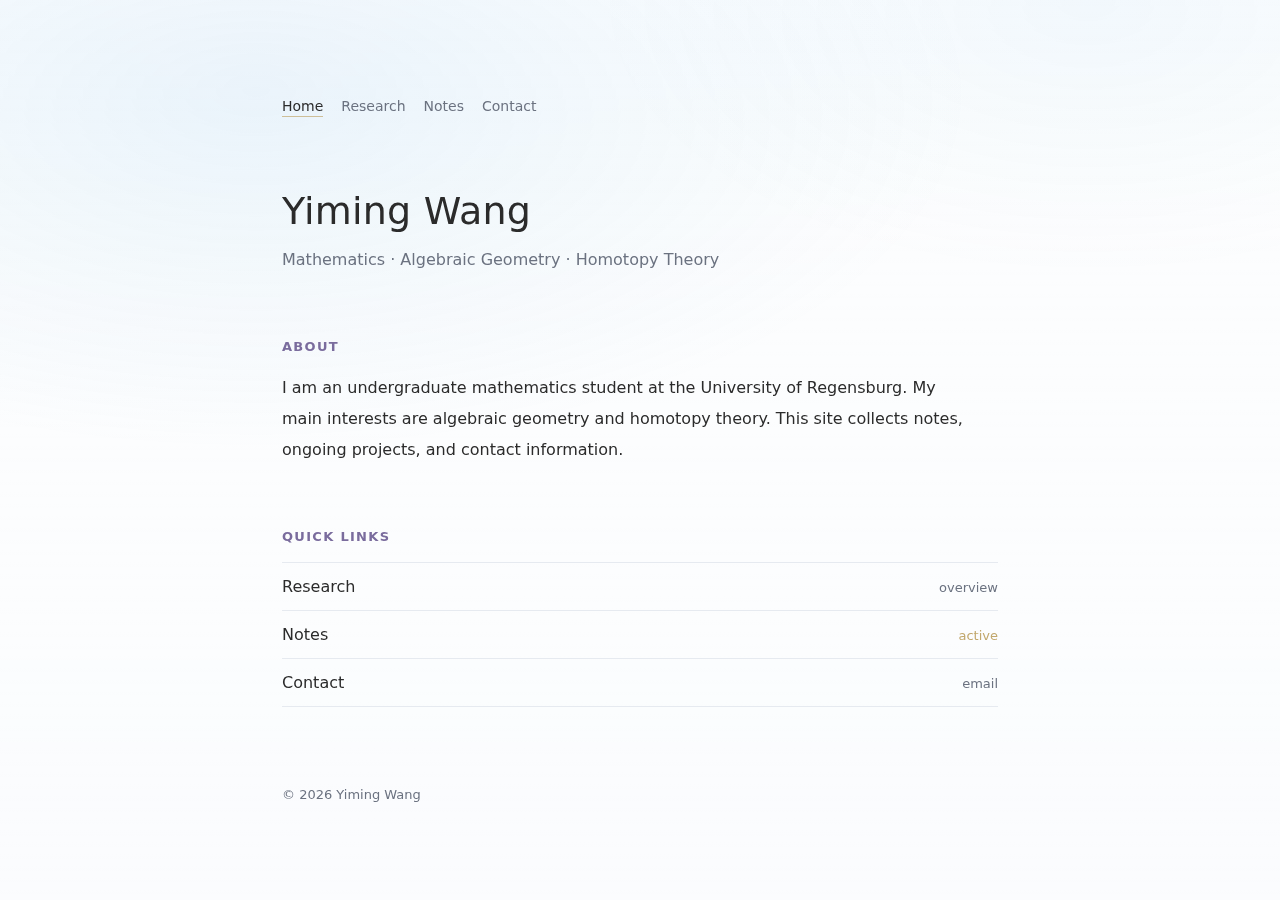
<file: index.html>
<!doctype html>
<html lang="en">
<head>
  <meta charset="utf-8" />
  <meta name="viewport" content="width=device-width, initial-scale=1" />
  <title>Yiming Wang</title>
  <link rel="stylesheet" href="style.css?v=7" />
</head>

<body>
  <main class="container">

    <header class="header">
      <nav class="nav">
        <a class="active" href="index.html">Home</a>
        <a href="research.html">Research</a>
        <a href="notes.html">Notes</a>
        <a href="contact.html">Contact</a>
      </nav>
    </header>

    <section class="hero">
      <h1>Yiming Wang</h1>
      <p class="tagline">
        Mathematics · Algebraic Geometry · Homotopy Theory
      </p>
    </section>

    <section class="section">
      <h2>About</h2>
      <p>
        I am an undergraduate mathematics student at the University of Regensburg. My main interests are
        algebraic geometry and homotopy theory. This site collects notes, ongoing projects, and contact information.
      </p>
    </section>

    <section class="section">
      <h2>Quick Links</h2>
      <ul class="list">
        <li><a href="research.html">Research</a><span class="meta">overview</span></li>
        <li><a href="notes.html">Notes</a><span class="meta gold">active</span></li>
        <li><a href="contact.html">Contact</a><span class="meta">email</span></li>
      </ul>
    </section>

    <footer class="footer">
      © 2026 Yiming Wang
    </footer>

  </main>
</body>
</html>
</file>
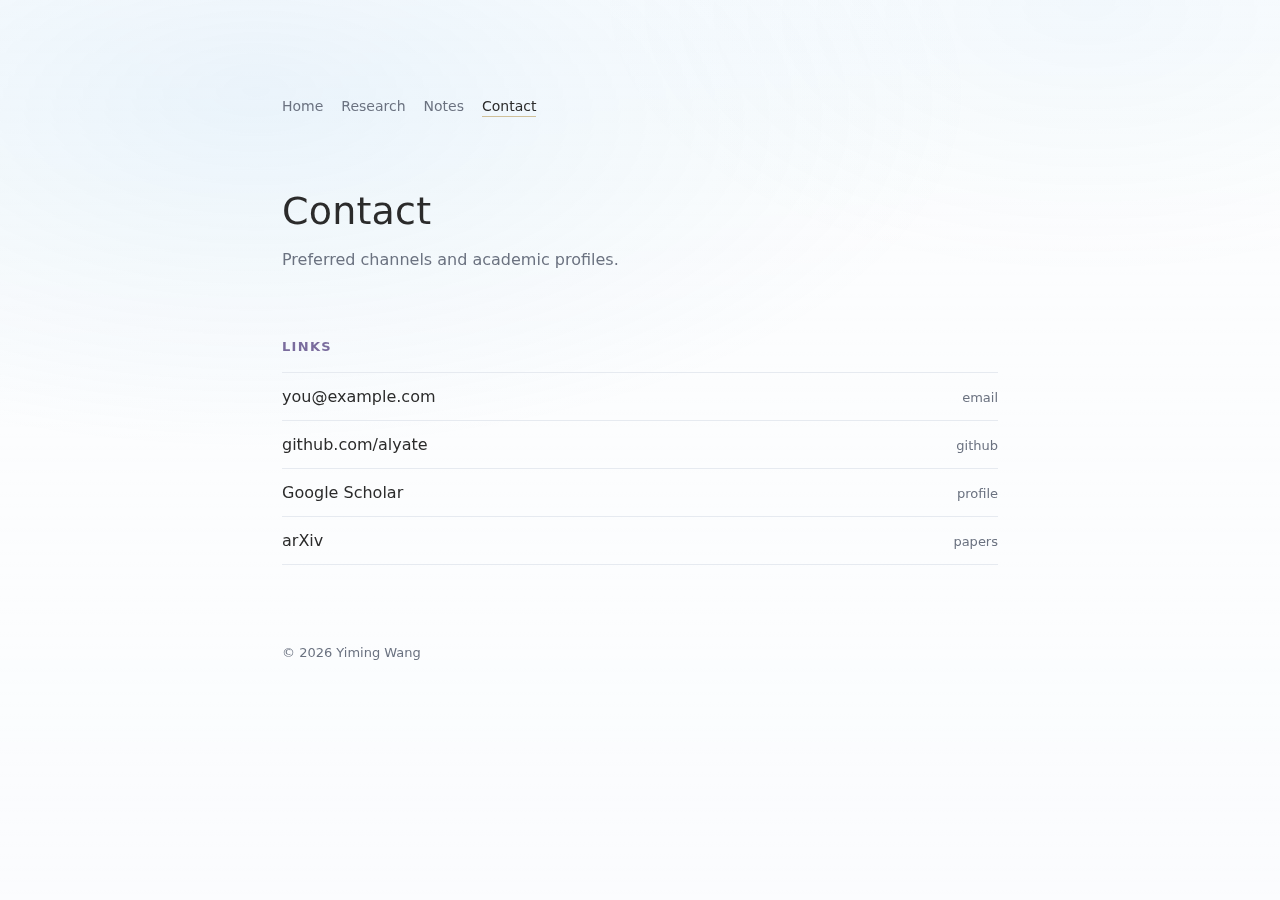
<file: contact.html>
<!doctype html>
<html lang="en">
<head>
  <meta charset="utf-8" />
  <meta name="viewport" content="width=device-width, initial-scale=1" />
  <title>Contact · Yiming Wang</title>
  <link rel="stylesheet" href="style.css?v=7" />
</head>

<body>
  <main class="container">

    <header class="header">
      <nav class="nav">
        <a href="index.html">Home</a>
        <a href="research.html">Research</a>
        <a href="notes.html">Notes</a>
        <a class="active" href="contact.html">Contact</a>
      </nav>
    </header>

    <section class="hero">
      <h1>Contact</h1>
      <p class="tagline">
        Preferred channels and academic profiles.
      </p>
    </section>

    <section class="section">
      <h2>Links</h2>
      <ul class="list">
        <li><a href="mailto:you@example.com">you@example.com</a><span class="meta">email</span></li>
        <li><a href="https://github.com/alyate">github.com/alyate</a><span class="meta">github</span></li>
        <li><a href="#">Google Scholar</a><span class="meta">profile</span></li>
        <li><a href="#">arXiv</a><span class="meta">papers</span></li>
      </ul>
    </section>

    <footer class="footer">
      © 2026 Yiming Wang
    </footer>

  </main>
</body>
</html>
</file>
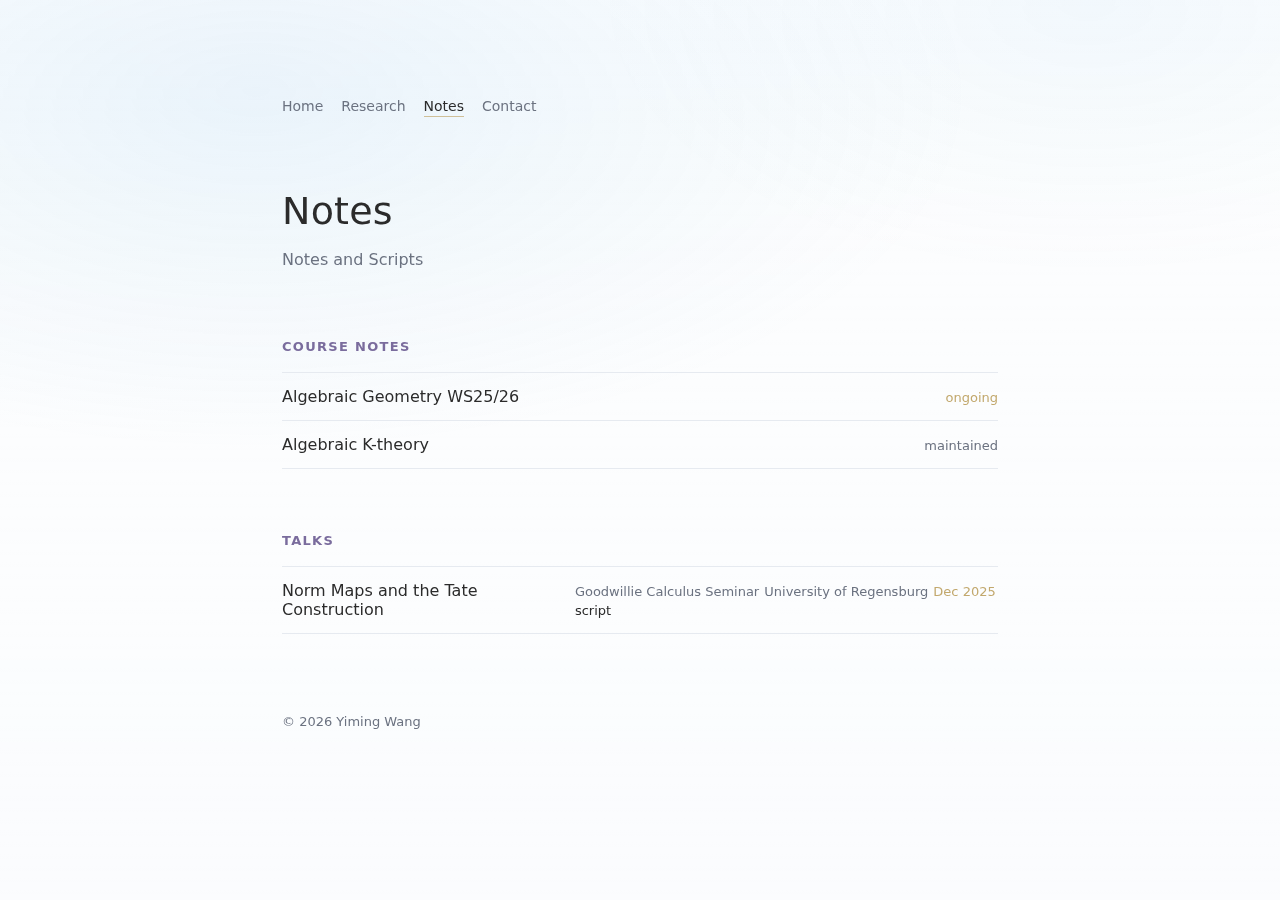
<file: notes.html>
<!doctype html>
<html lang="en">
<head>
  <meta charset="utf-8" />
  <meta name="viewport" content="width=device-width, initial-scale=1" />
  <title>Notes · Yiming Wang</title>
  <link rel="stylesheet" href="style.css?v=7" />
</head>

<body>
  <main class="container">

    <header class="header">
      <nav class="nav">
        <a href="index.html">Home</a>
        <a href="research.html">Research</a>
        <a class="active" href="notes.html">Notes</a>
        <a href="contact.html">Contact</a>
      </nav>
    </header>

    <section class="hero">
      <h1>Notes</h1>
      <p class="tagline">
        Notes and Scripts
      </p>
    </section>

    <section class="section">
  <h2>Course Notes</h2>
  <ul class="list">
    <li>
      <a href="notes/algebraic-geometry.pdf">Algebraic Geometry WS25/26</a>
      <span class="meta gold">ongoing</span>
    </li>
    <li>
      <a href="notes/algebraic-k-theory.pdf">Algebraic K-theory</a>
      <span class="meta">maintained</span>
    </li>
  </ul>
</section>

    <section class="section">
  <h2>Talks</h2>
  <ul class="list">

    <li>
      <div class="talk-main">
        <a href="notes/talks/norm-maps-tate.pdf">
          Norm Maps and the Tate Construction
        </a>
      </div>

      <div class="talk-meta">
        <span class="meta">Goodwillie Calculus Seminar</span>
        <span class="meta">University of Regensburg</span>
        <span class="meta gold">Dec 2025</span>
        <span class="meta">
          <a href="notes/talks/norm-maps-tate.pdf">script</a>
        </span>
      </div>
    </li>

  </ul>
</section>

    <footer class="footer">
      © 2026 Yiming Wang
    </footer>

  </main>
</body>
</html>
</file>
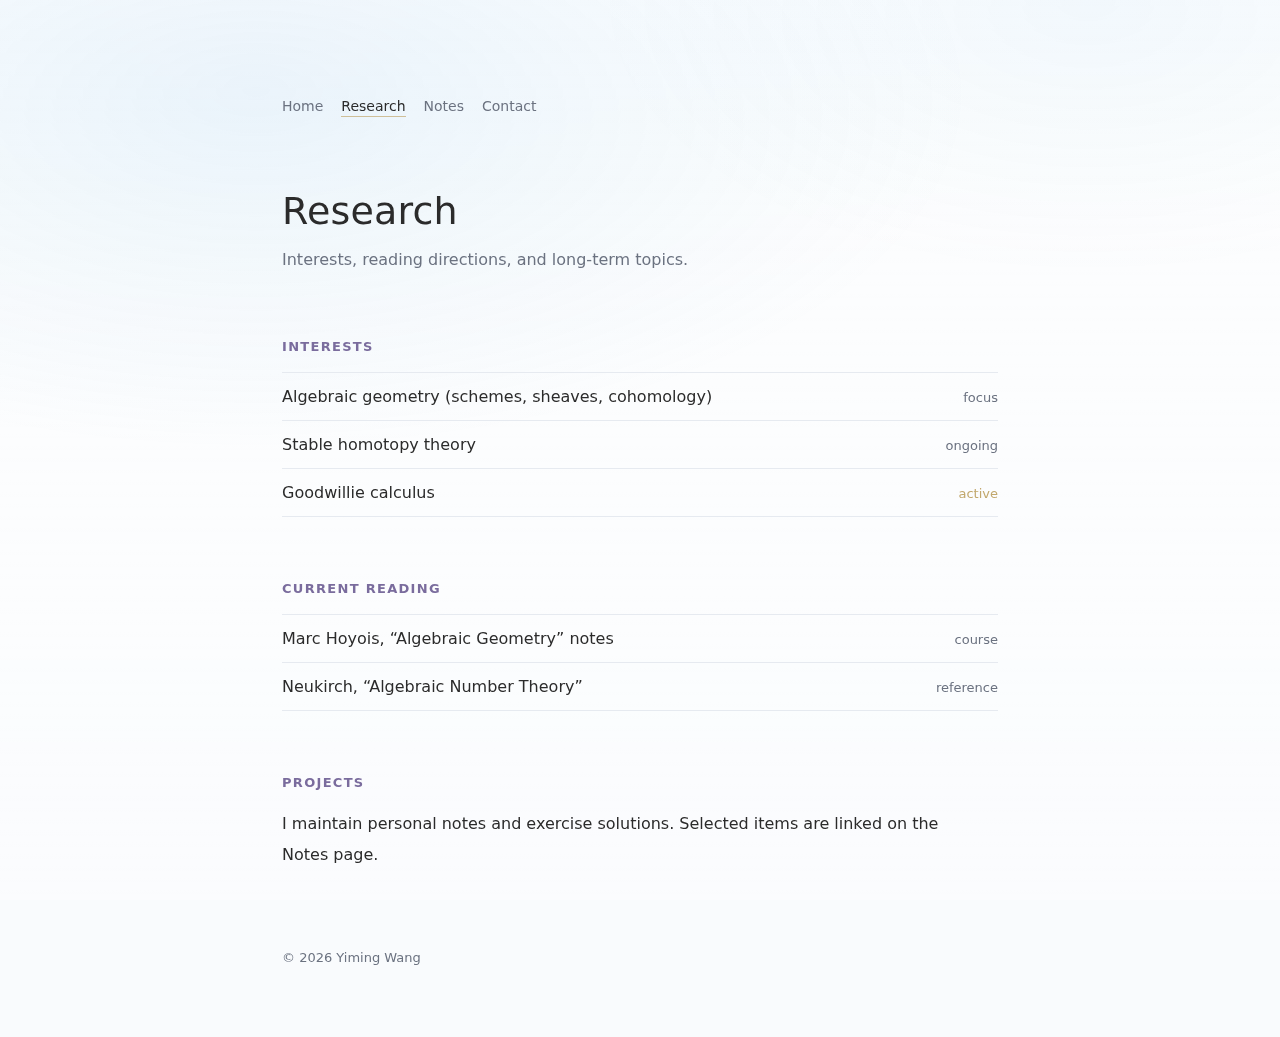
<file: research.html>
<!doctype html>
<html lang="en">
<head>
  <meta charset="utf-8" />
  <meta name="viewport" content="width=device-width, initial-scale=1" />
  <title>Research · Yiming Wang</title>
  <link rel="stylesheet" href="style.css?v=7" />
</head>

<body>
  <main class="container">

    <header class="header">
      <nav class="nav">
        <a href="index.html">Home</a>
        <a class="active" href="research.html">Research</a>
        <a href="notes.html">Notes</a>
        <a href="contact.html">Contact</a>
      </nav>
    </header>

    <section class="hero">
      <h1>Research</h1>
      <p class="tagline">
        Interests, reading directions, and long-term topics.
      </p>
    </section>

    <section class="section">
      <h2>Interests</h2>
      <ul class="list">
        <li><span>Algebraic geometry (schemes, sheaves, cohomology)</span><span class="meta">focus</span></li>
        <li><span>Stable homotopy theory</span><span class="meta">ongoing</span></li>
        <li><span>Goodwillie calculus</span><span class="meta gold">active</span></li>
      </ul>
    </section>

    <section class="section">
      <h2>Current Reading</h2>
      <ul class="list">
        <li><span>Marc Hoyois, “Algebraic Geometry” notes</span><span class="meta">course</span></li>
        <li><span>Neukirch, “Algebraic Number Theory”</span><span class="meta">reference</span></li>
      </ul>
    </section>

    <section class="section">
      <h2>Projects</h2>
      <p>
        I maintain personal notes and exercise solutions. Selected items are linked on the Notes page.
      </p>
    </section>

    <footer class="footer">
      © 2026 Yiming Wang
    </footer>

  </main>
</body>
</html>
</file>
<file: style.css>
/* ---------- Color System ---------- */
:root {
  /* neutrals */
  --bg: #f9fbfd;          /* very light blue-white */
  --paper: #ffffff;       /* content surface */
  --text: #2b2b2b;        /* main text */
  --muted: #6b7280;       /* secondary text */
  --line: #e6eaf0;        /* separators */
  --shadow: rgba(17, 24, 39, 0.04);

  /* accents */
  --blue: #b8d9f0;        /* baby blue */
  --blue-deep: #7fb3d5;   /* link hover / focus */
  --purple: #7a6c9d;      /* section headings */
  --gold: #c2a86d;        /* meta highlight */

  /* sizes */
  --maxw: 760px;
  --padx: 22px;
}

/* ---------- Reset / Base ---------- */
*,
*::before,
*::after {
  box-sizing: border-box;
}

html, body {
  height: 100%;
}

body {
  margin: 0;
  background: var(--bg);
  color: var(--text);
  font-family:
    ui-sans-serif,
    system-ui,
    -apple-system,
    "Inter",
    "PingFang SC",
    "Noto Sans SC",
    "Helvetica Neue",
    Arial,
    sans-serif;
  -webkit-font-smoothing: antialiased;
  -moz-osx-font-smoothing: grayscale;
  text-rendering: optimizeLegibility;
}

/* A very subtle MUJI-like “paper” gradient */
body::before {
  content: "";
  position: fixed;
  inset: 0;
  background:
    radial-gradient(1200px 600px at 20% 10%, rgba(184, 217, 240, 0.28), transparent 60%),
    radial-gradient(900px 500px at 85% 0%, rgba(184, 217, 240, 0.16), transparent 55%),
    linear-gradient(to bottom, rgba(255,255,255,0.65), rgba(255,255,255,0.35));
  pointer-events: none;
  z-index: -1;
}

/* ---------- Layout ---------- */
.container {
  max-width: var(--maxw);
  margin: 0 auto;
  padding: 96px var(--padx) 72px;
}

/* Optional: if you wrap content in <main>, keep it centered */
main {
  display: block;
}

/* ---------- Links ---------- */
a {
  color: inherit;
  text-decoration: none;
}

a:hover {
  color: var(--blue-deep);
}

a:focus-visible {
  outline: 2px solid rgba(127, 179, 213, 0.55);
  outline-offset: 3px;
  border-radius: 4px;
}

/* For long-form text links (inside paragraphs) */
.section p a {
  color: var(--text);
  border-bottom: 1px solid rgba(127, 179, 213, 0.45);
  padding-bottom: 1px;
}

.section p a:hover {
  color: var(--blue-deep);
  border-bottom-color: rgba(127, 179, 213, 0.75);
}

/* ---------- Navigation ---------- */
.header {
  margin-bottom: 72px;
}

.nav {
  display: flex;
  flex-wrap: wrap;
  gap: 18px;
  font-size: 14px;
  color: var(--muted);
}

.nav a {
  color: var(--muted);
  padding: 2px 0;
}

.nav a:hover {
  color: var(--purple);
}

/* Optional "active" class if you add it later:
   <a class="active" ...> */
.nav a.active {
  color: var(--text);
  border-bottom: 1px solid rgba(194, 168, 109, 0.7);
}

/* ---------- Hero ---------- */
.hero h1 {
  font-size: 38px;
  font-weight: 520;
  margin: 0 0 12px;
  letter-spacing: 0.2px;
}

.tagline {
  margin: 0;
  color: var(--muted);
  line-height: 1.85;
  max-width: 52ch;
}

/* ---------- Sections ---------- */
.section {
  margin-top: 64px;
}

.section h2 {
  font-size: 13px;
  font-weight: 650;
  text-transform: uppercase;
  letter-spacing: 0.10em;
  color: var(--purple);
  margin: 0 0 18px;
}

.section p {
  margin: 0;
  line-height: 1.95;
  color: var(--text);
  max-width: 68ch;
}

/* Subtle paragraph spacing if you add multiple <p> later */
.section p + p {
  margin-top: 14px;
}

/* ---------- Lists ---------- */
.list {
  list-style: none;
  padding: 0;
  margin: 0;
  border-top: 1px solid var(--line);
}

.list li {
  display: flex;
  justify-content: space-between;
  align-items: baseline;
  gap: 16px;
  padding: 14px 0;
  border-bottom: 1px solid var(--line);
}

.list li a {
  color: var(--text);
}

.list li a:hover {
  color: var(--blue-deep);
}

/* When list items wrap on small screens */
.list li > *:first-child {
  min-width: 0;
}

/* ---------- Meta ---------- */
.meta {
  font-size: 13px;
  color: var(--muted);
  white-space: nowrap;
}

.meta.gold {
  color: var(--gold);
}

/* Optional subtle pill style for meta, MUJI-ish */
.meta.pill {
  padding: 2px 8px;
  border: 1px solid rgba(230, 234, 240, 0.95);
  border-radius: 999px;
  background: rgba(255, 255, 255, 0.65);
}

/* ---------- Small UI Elements ---------- */
hr {
  border: 0;
  border-top: 1px solid var(--line);
  margin: 28px 0;
}

code, pre {
  font-family: ui-monospace, SFMono-Regular, Menlo, Monaco, Consolas, "JetBrains Mono", monospace;
}

pre {
  padding: 14px 16px;
  border: 1px solid var(--line);
  border-radius: 12px;
  overflow: auto;
  background: rgba(255, 255, 255, 0.7);
}

/* ---------- Footer ---------- */
.footer {
  margin-top: 80px;
  font-size: 13px;
  color: var(--muted);
}

/* ---------- Responsive ---------- */
@media (max-width: 640px) {
  .container {
    padding: 72px 18px 56px;
  }

  .header {
    margin-bottom: 56px;
  }

  .hero h1 {
    font-size: 32px;
  }

  .section {
    margin-top: 52px;
  }

  .list li {
    align-items: flex-start;
    flex-direction: column;
    gap: 6px;
  }

  .meta {
    white-space: normal;
  }
}

/* ---------- Reduced motion ---------- */
@media (prefers-reduced-motion: reduce) {
  * {
    scroll-behavior: auto !important;
  }
}
/* ---------- Talks: match list style, align meta cleanly ---------- */

/* Keep li as your existing two-column flex row. We only refine the right column. */
.list li.talk {
  /* inherits: display:flex; justify-content:space-between; align-items:baseline; gap:16px; */
}

/* Title behaves like your other list links */
.list li.talk .talk-title {
  color: var(--text);
  min-width: 0;             /* allows wrapping in flex context */
}

.list li.talk .talk-title:hover {
  color: var(--blue-deep);
}

/* Meta row: controlled spacing, no whitespace artifacts */
.list li.talk .meta-row {
  display: flex;
  flex-wrap: wrap;
  justify-content: flex-end; /* right-align within the right column */
  gap: 0.45em;               /* consistent spacing between meta chunks */
  text-align: right;
}

/* On small screens your list li already becomes column; make meta behave nicely */
@media (max-width: 640px) {
  .list li.talk .meta-row {
    justify-content: flex-start;
    text-align: left;
  }
}
</file>
